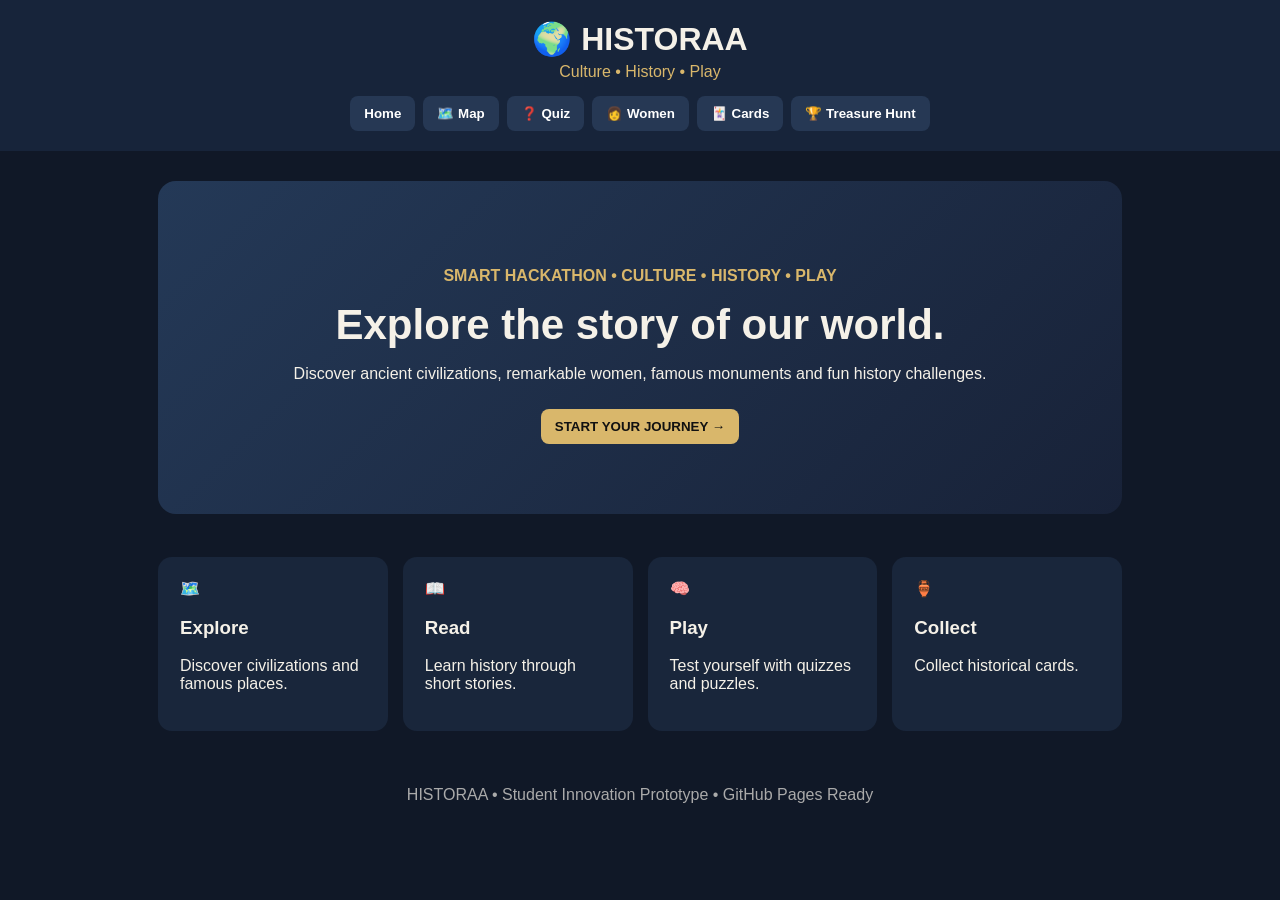
<file: index.html>
<!DOCTYPE html>
<html lang="en">
<head>
<meta charset="UTF-8">
<meta name="viewport" content="width=device-width, initial-scale=1.0">
<title>HISTORAA - History Adventure</title>
<link rel="stylesheet" href="style.css">
</head>
<body>
<header>
  <h1>🌍 HISTORAA</h1>
  <p>Culture • History • Play</p>
  <nav>
    <button onclick="showPage('home')">Home</button>
    <button onclick="showPage('map')">🗺️ Map</button>
    <button onclick="showPage('quiz')">❓ Quiz</button>
    <button onclick="showPage('women')">👩 Women</button>
    <button onclick="showPage('cards')">🃏 Cards</button>
    <button onclick="showPage('hunt')">🏆 Treasure Hunt</button>
  </nav>
</header>

<main>
<section id="home" class="page active">
  <div class="hero">
    <p class="tag">SMART HACKATHON • CULTURE • HISTORY • PLAY</p>
    <h2>Explore the story of our world.</h2>
    <p>Discover ancient civilizations, remarkable women, famous monuments and fun history challenges.</p>
    <button class="gold" onclick="showPage('map')">START YOUR JOURNEY →</button>
  </div>
  <div class="grid">
    <article>🗺️ <h3>Explore</h3><p>Discover civilizations and famous places.</p></article>
    <article>📖 <h3>Read</h3><p>Learn history through short stories.</p></article>
    <article>🧠 <h3>Play</h3><p>Test yourself with quizzes and puzzles.</p></article>
    <article>🏺 <h3>Collect</h3><p>Collect historical cards.</p></article>
  </div>
</section>

<section id="map" class="page">
  <h2>🗺️ Historical World Map</h2>
  <p>Choose a civilization:</p>
  <div class="civilizations">
    <button onclick="civilization('India')">🇮🇳 India</button>
    <button onclick="civilization('Egypt')">🇪🇬 Egypt</button>
    <button onclick="civilization('Greece')">🇬🇷 Greece</button>
    <button onclick="civilization('China')">🇨🇳 China</button>
    <button onclick="civilization('Rome')">🏛️ Rome</button>
    <button onclick="civilization('Maya')">🌎 Maya</button>
    <button onclick="civilization('Japan')">🇯🇵 Japan</button>
  </div>
  <div id="civilizationInfo" class="info">Click a civilization to learn something interesting.</div>
</section>

<section id="quiz" class="page">
  <h2>❓ Quiz Arena</h2>
  <div class="quiz-box">
    <p id="question"></p>
    <div id="answers"></div>
    <p id="feedback"></p>
    <button class="gold" onclick="nextQuestion()">Next Question</button>
    <p>Score: <b id="score">0</b></p>
  </div>
</section>

<section id="women" class="page">
  <h2>👩 Women Who Changed History</h2>
  <div class="info">
    <h3 id="womanName"></h3>
    <p id="womanText"></p>
    <button class="gold" onclick="nextWoman()">Next Story</button>
  </div>
</section>

<section id="cards" class="page">
  <h2>🃏 Collectible History Cards</h2>
  <div id="cardsBox" class="grid"></div>
</section>

<section id="hunt" class="page">
  <h2>🏆 Treasure Hunt</h2>
  <div class="game">
    <p>Find the hidden treasure!</p>
    <div id="treasureArea">
      <button onclick="findTreasure(1)">🏺</button>
      <button onclick="findTreasure(2)">🗿</button>
      <button onclick="findTreasure(3)">📜</button>
      <button onclick="findTreasure(4)">💎</button>
      <button onclick="findTreasure(5)">🏛️</button>
    </div>
    <p id="treasureMessage">Choose one!</p>
    <button class="gold" onclick="resetHunt()">Restart Hunt</button>
  </div>
</section>
</main>

<footer>HISTORAA • Student Innovation Prototype • GitHub Pages Ready</footer>
<script src="script.js"></script>
</body>
</html>
</file>
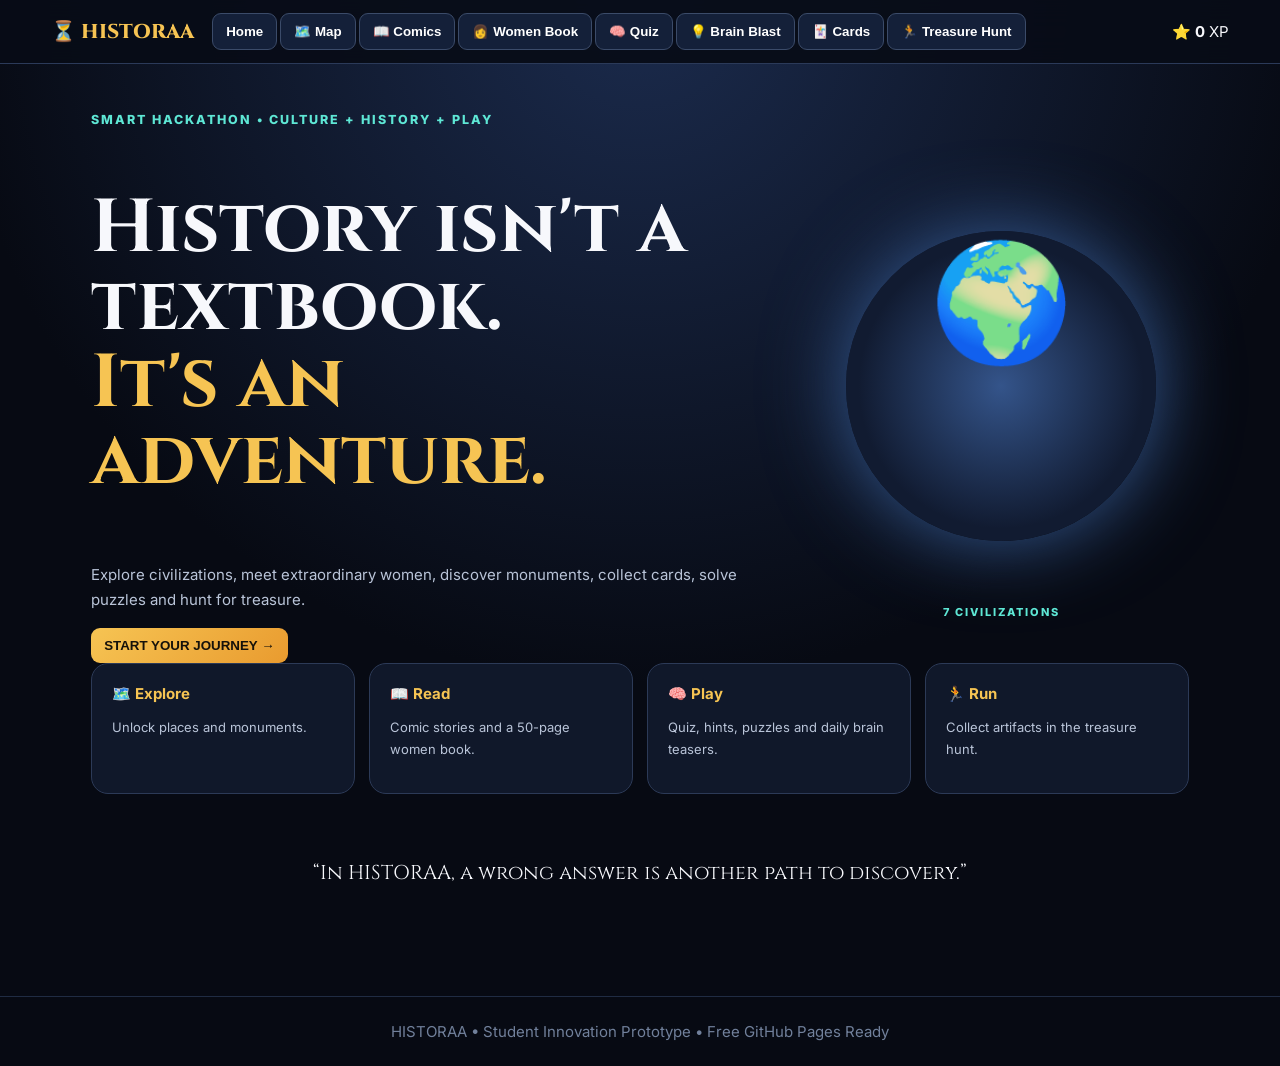
<file: Music/index.html>
<!doctype html><html><head><meta charset="utf-8"><meta name="viewport" content="width=device-width,initial-scale=1"><title>HISTORAA — Journey Through Civilizations</title><link rel="stylesheet" href="style.css"></head><body>
<header><b>⏳ HISTORAA</b><nav>
<button onclick="page('home')">Home</button><button onclick="page('map')">🗺️ Map</button><button onclick="page('comics')">📖 Comics</button><button onclick="page('women')">👩 Women Book</button><button onclick="page('quiz')">🧠 Quiz</button><button onclick="page('brain')">💡 Brain Blast</button><button onclick="page('cards')">🃏 Cards</button><button onclick="page('hunt')">🏃 Treasure Hunt</button></nav><span>⭐ <b id="xp">0</b> XP</span></header>
<main>
<section id="home" class="active"><div class="hero"><div><small>SMART HACKATHON • CULTURE + HISTORY + PLAY</small><h1>History isn't a textbook.<br><em>It's an adventure.</em></h1><p>Explore civilizations, meet extraordinary women, discover monuments, collect cards, solve puzzles and hunt for treasure.</p><button class="gold" onclick="page('map')">START YOUR JOURNEY →</button></div><div class="globe">🌍<small>7 CIVILIZATIONS</small></div></div><div class="grid four"><article>🗺️ <b>Explore</b><p>Unlock places and monuments.</p></article><article>📖 <b>Read</b><p>Comic stories and a 50-page women book.</p></article><article>🧠 <b>Play</b><p>Quiz, hints, puzzles and daily brain teasers.</p></article><article>🏃 <b>Run</b><p>Collect artifacts in the treasure hunt.</p></article></div><blockquote>“In HISTORAA, a wrong answer is another path to discovery.”</blockquote></section>

<section id="map"><h2>🗺️ Interactive Historical World Map</h2><div class="map" id="mapbox"></div><div class="info" id="info">Click a glowing civilization.</div></section>

<section id="comics"><h2>📖 Civilization Comic Library</h2><div class="comic"><div class="comic-art" id="comicArt">🇮🇳</div><div><p>PAGE <b id="cp">1</b> / 100</p><h2 id="ct">India — A Civilization Awakens</h2><p id="cx">Across rivers and fertile plains, communities grew into cities, creating art, trade, knowledge and traditions.</p><button onclick="comic(-1)">← Previous</button> <button class="gold" onclick="comic(1)">Next Page →</button></div></div></section>

<section id="women"><h2>👩 Women Who Changed History</h2><div class="book"><div class="bookpic" id="wpic">👑</div><div><small id="wpage">PAGE 1 / 50</small><h2 id="wname">Women Who Changed History</h2><p id="wstory">Meet remarkable women through short illustrated stories. Each chapter connects a life, a place, an achievement and a legacy.</p><div class="fact" id="wfact">📜 Historical fact and comic reconstruction are kept clearly separated.</div><button class="gold" onclick="woman()">Turn the page →</button></div></div></section>

<section id="quiz"><h2>🧠 Quiz Arena</h2><div class="quiz"><p id="q"></p><div id="answers"></div><div id="feedback"></div></div></section>

<section id="brain"><h2>💡 Daily Brain Blast</h2><div class="quiz brain"><p id="bdate"></p><h1 id="bq">FOUR + GET + IT = ?</h1><input id="ba" placeholder="Type your answer"><br><button class="gold" onclick="solveBrain()">Solve Mystery</button> <button onclick="hintBrain()">🔎 Hint</button><div id="bf"></div><p>🔥 Daily streak: <b id="streak">0</b></p></div></section>

<section id="cards"><h2>🃏 Collectible History Cards</h2><div class="grid four" id="cardsbox"></div></section>

<section id="hunt"><h2>🏃 Lost Temple Treasure Run</h2><div class="game"><canvas id="canvas" width="900" height="400"></canvas>
<div class="mobile-controls" aria-label="Treasure Hunt mobile controls">
  <button class="game-btn" id="leftBtn" aria-label="Move left">◀</button>
  <button class="game-btn jump" id="jumpBtn" aria-label="Jump">⬆ JUMP</button>
  <button class="game-btn" id="rightBtn" aria-label="Move right">▶</button>
</div>
<div class="game-actions"><button class="gold" onclick="startGame()">▶ Start / Restart</button><button onclick="pauseGame()">⏸ Pause</button></div>
<p class="game-help">📱 Mobile: use the left/right buttons to run and JUMP to leap over obstacles. Desktop: use ← → and Space/↑.</p></div></section>
</main><footer>HISTORAA • Student Innovation Prototype • Free GitHub Pages Ready</footer><script src="script.js"></script></body></html>
</file>
<file: style.css>
*{box-sizing:border-box}body{margin:0;font-family:Arial,sans-serif;background:#101827;color:#f5f1e8}header{padding:20px;text-align:center;background:#17243a;position:sticky;top:0;z-index:10}header h1{margin:0;font-size:32px}header p{margin:5px 0 15px;color:#d9b76b}nav{display:flex;flex-wrap:wrap;justify-content:center;gap:8px}button{border:0;border-radius:8px;padding:10px 14px;cursor:pointer;background:#263854;color:white;font-weight:bold}button:hover{background:#385274}main{max-width:1000px;margin:auto;padding:30px 18px}.page{display:none}.page.active{display:block}.hero{text-align:center;padding:70px 20px;background:linear-gradient(135deg,#243957,#182238);border-radius:18px}.hero h2{font-size:42px;margin:15px 0}.tag{color:#d9b76b;font-weight:bold}.gold{background:#d9b76b;color:#111;margin-top:10px}.grid{display:grid;grid-template-columns:repeat(auto-fit,minmax(190px,1fr));gap:15px;margin-top:25px}article,.info,.quiz-box,.game{background:#19263b;padding:22px;border-radius:14px;margin-top:18px}.civilizations{display:flex;flex-wrap:wrap;gap:10px;margin:20px 0}.quiz-box{text-align:center;max-width:650px;margin-left:auto;margin-right:auto}#answers{display:grid;gap:10px;margin:20px 0}#answers button{width:100%}#feedback{min-height:24px;font-weight:bold}.game{text-align:center}#treasureArea{display:flex;justify-content:center;flex-wrap:wrap;gap:12px;margin:25px 0}#treasureArea button{font-size:32px;padding:20px}footer{text-align:center;padding:25px;color:#aaa}@media(max-width:600px){.hero h2{font-size:30px}header{position:static}}
</file>
<file: Music/style.css>
@import url("https://fonts.googleapis.com/css2?family=Cinzel:wght@600;800&family=Inter:wght@400;700;800&display=swap");
*{box-sizing:border-box}body{margin:0;background:radial-gradient(circle at top,#1b2b4d,#070a13 55%);color:#f7f8fc;font:15px Inter,Arial;min-height:100vh}header{position:sticky;top:0;z-index:9;background:#080c17ee;backdrop-filter:blur(15px);border-bottom:1px solid #2b3a59;padding:13px 4%;display:flex;gap:18px;align-items:center}header>b{font:800 20px Cinzel;color:#f6c453;white-space:nowrap}nav{display:flex;gap:3px;overflow:auto;flex:1}button{border:1px solid #3b4b69;background:#142039;color:#fff;padding:10px 13px;border-radius:9px;cursor:pointer;font-weight:700}button:hover{border-color:#f6c453}.gold{background:linear-gradient(135deg,#f6c453,#e99b2f);color:#15110a;border:0}main{max-width:1200px;margin:auto;padding:45px 4%;min-height:82vh}section{display:none}section.active{display:block}h1,h2{font-family:Cinzel,serif}h1{font-size:clamp(40px,6vw,75px);line-height:1.03}h1 em{color:#f6c453;font-style:normal}p{line-height:1.7;color:#b9c4d8}.hero{min-height:500px;display:grid;grid-template-columns:1.3fr .7fr;align-items:center;gap:25px}.hero>div>small{color:#5ee7d5;letter-spacing:2px;font-weight:800}.globe{width:310px;height:310px;border-radius:50%;display:grid;place-items:center;background:radial-gradient(circle,#34548a,#111b31 65%);font-size:115px;box-shadow:0 0 80px #365c96;margin:auto}.globe small{font-size:11px;color:#f6c453;letter-spacing:3px;margin-top:235px}.grid{display:grid;gap:14px}.four{grid-template-columns:repeat(4,1fr)}article,.info,.quiz,.game{background:#10182a;border:1px solid #2c3a57;border-radius:17px;padding:20px}.grid article>b{color:#f6c453}.grid article p{font-size:13px}blockquote{text-align:center;font:20px Cinzel;padding:45px 10px}.map{height:530px;border:1px solid #3b4b69;border-radius:22px;position:relative;overflow:hidden;background:radial-gradient(circle at 50% 45%,#29476e,#0c1729 65%)}.pin{position:absolute;padding:10px;border-radius:14px;background:#101a2d;border:1px solid #607394;color:white;font-size:28px}.pin small{display:block;font-size:10px}.comic,.book{display:grid;grid-template-columns:.8fr 1.2fr;gap:20px;background:#f2e4c1;color:#281e13;border-radius:20px;padding:20px;min-height:480px}.comic-art,.bookpic{display:grid;place-items:center;font-size:130px;background:#3b2a20;border-radius:14px}.comic p,.book p{color:#382b1d}.fact{background:#e5d4a8;padding:15px;border-left:5px solid #9d741e;margin:20px 0}.quiz{max-width:800px;margin:auto}.quiz h1{text-align:center}.ans{display:block;width:100%;margin:10px 0;text-align:left}.brain{text-align:center}.brain input{width:min(600px,100%);padding:15px;border-radius:10px;border:1px solid #455574;background:#0a1020;color:white;font-size:17px;margin:10px}.card{min-height:210px;background:linear-gradient(145deg,#263b62,#11182a);border:1px solid #536a90}.game canvas{width:100%;background:#0b1220;border-radius:12px}footer{text-align:center;color:#71809b;padding:25px;border-top:1px solid #202c43}@media(max-width:800px){header{flex-wrap:wrap}.hero{grid-template-columns:1fr}.four{grid-template-columns:1fr 1fr}.comic,.book{grid-template-columns:1fr}.globe{width:220px;height:220px;font-size:80px}.map{height:430px}}@media(max-width:520px){.four{grid-template-columns:1fr}}


/* Mobile-friendly Treasure Hunt controls */
.mobile-controls{display:flex;justify-content:center;align-items:center;gap:18px;margin:14px auto 8px;max-width:520px;touch-action:none;user-select:none}
.game-btn{width:78px;height:58px;border:2px solid #d9b35b;border-radius:16px;background:#182541;color:#fff;font-size:25px;font-weight:800;box-shadow:0 6px 0 #0b1324;touch-action:none}
.game-btn.jump{width:130px;font-size:17px}
.game-btn:active{transform:translateY(4px);box-shadow:0 2px 0 #0b1324}
.game-actions{display:flex;justify-content:center;gap:10px;flex-wrap:wrap;margin:10px 0}
.game-help{text-align:center;font-size:.95rem;opacity:.85}
@media (min-width:800px){.mobile-controls{display:none}}
@media (max-width:600px){#canvas{width:100%;height:auto;max-height:48vh}.game{padding:10px}.mobile-controls{gap:10px}.game-btn{width:70px;height:58px}.game-btn.jump{width:115px}}
</file>
